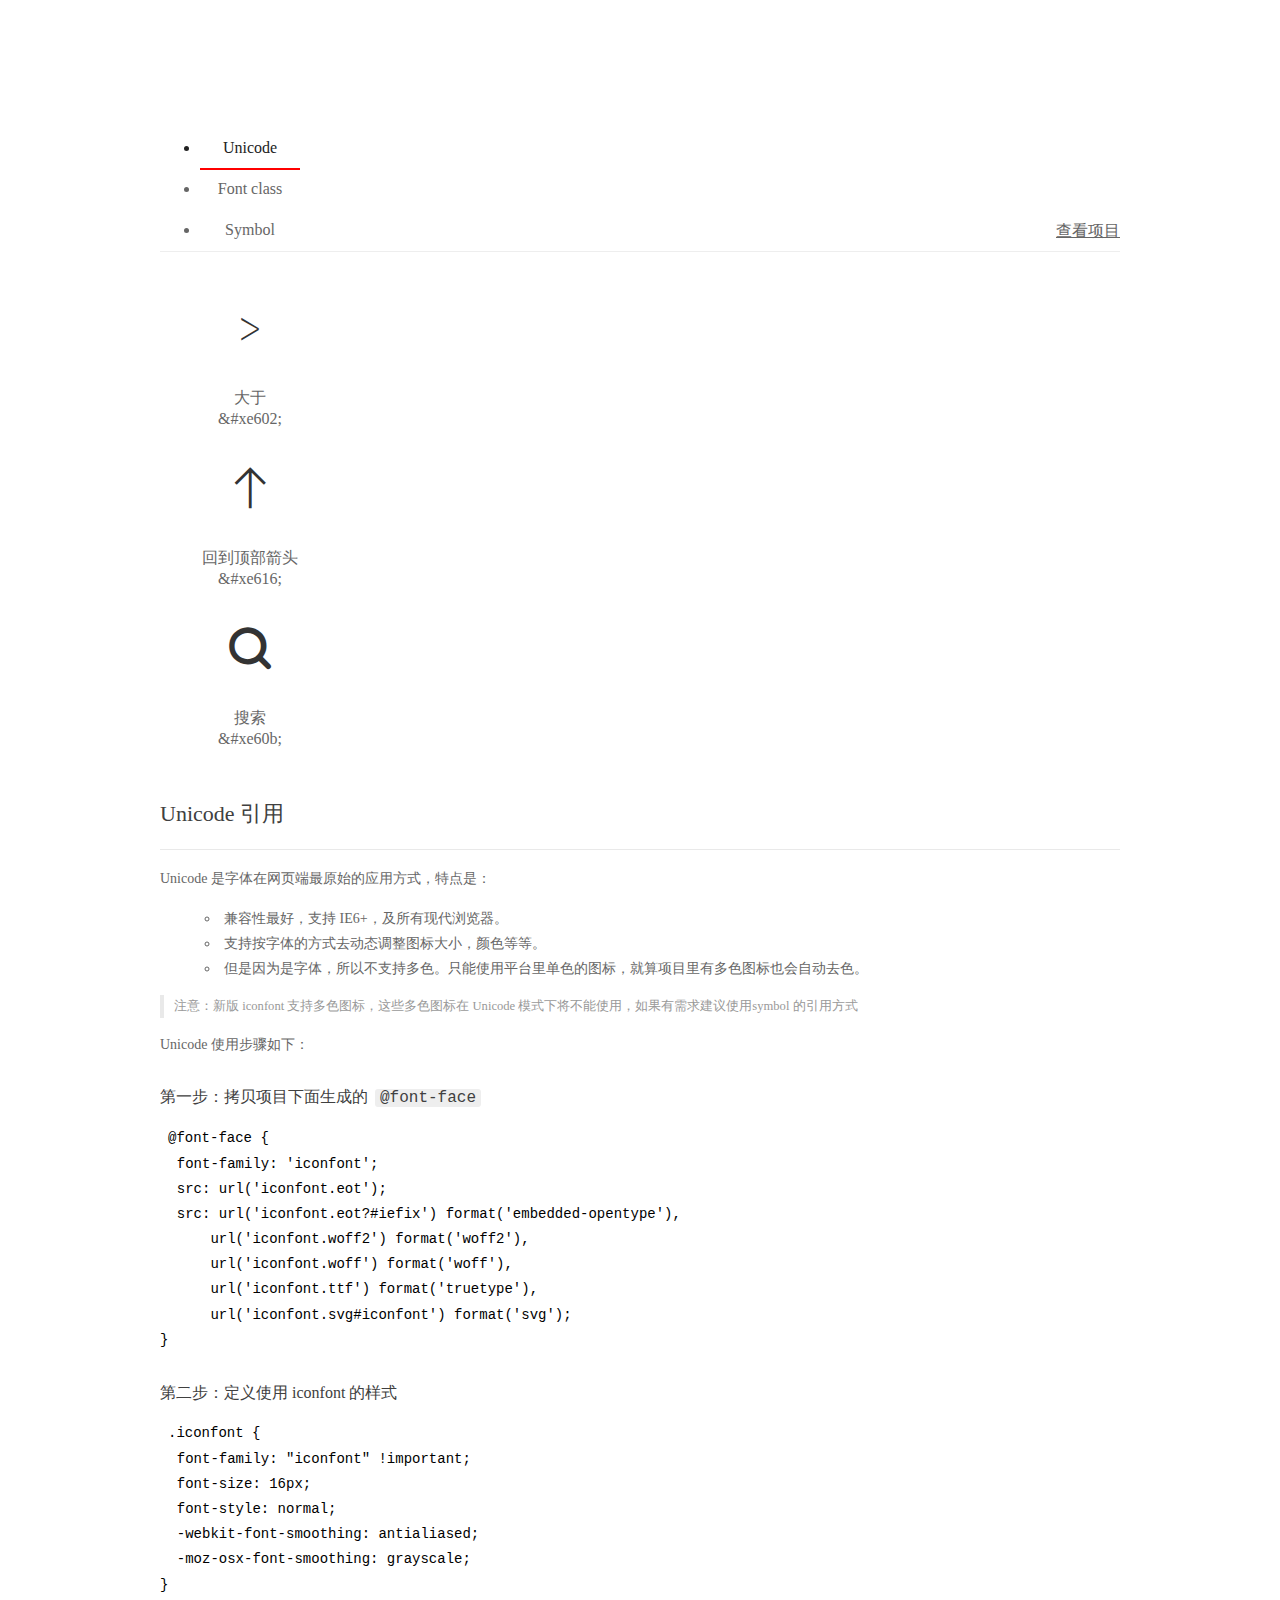
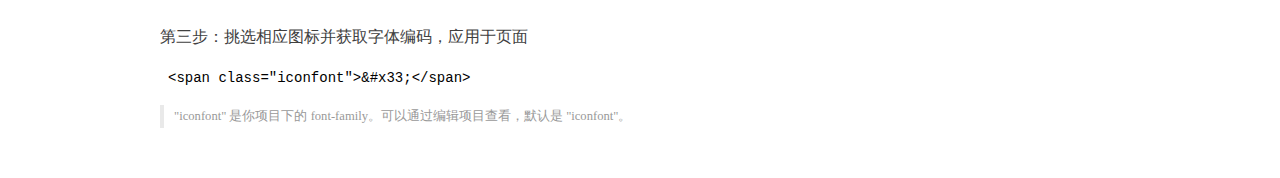
<file: css/font_1995102_cw29anc9f5/demo_index.html>
<!DOCTYPE html>
<html>
<head>
  <meta charset="utf-8"/>
  <title>IconFont Demo</title>
  <link rel="shortcut icon" href="https://img.alicdn.com/tps/i4/TB1_oz6GVXXXXaFXpXXJDFnIXXX-64-64.ico" type="image/x-icon"/>
  <link rel="stylesheet" href="https://g.alicdn.com/thx/cube/1.3.2/cube.min.css">
  <link rel="stylesheet" href="demo.css">
  <link rel="stylesheet" href="iconfont.css">
  <script src="iconfont.js"></script>
  <!-- jQuery -->
  <script src="https://a1.alicdn.com/oss/uploads/2018/12/26/7bfddb60-08e8-11e9-9b04-53e73bb6408b.js"></script>
  <!-- 代码高亮 -->
  <script src="https://a1.alicdn.com/oss/uploads/2018/12/26/a3f714d0-08e6-11e9-8a15-ebf944d7534c.js"></script>
</head>
<body>
  <div class="main">
    <h1 class="logo"><a href="https://www.iconfont.cn/" title="iconfont 首页" target="_blank">&#xe86b;</a></h1>
    <div class="nav-tabs">
      <ul id="tabs" class="dib-box">
        <li class="dib active"><span>Unicode</span></li>
        <li class="dib"><span>Font class</span></li>
        <li class="dib"><span>Symbol</span></li>
      </ul>
      
      <a href="https://www.iconfont.cn/manage/index?manage_type=myprojects&projectId=1995102" target="_blank" class="nav-more">查看项目</a>
      
    </div>
    <div class="tab-container">
      <div class="content unicode" style="display: block;">
          <ul class="icon_lists dib-box">
          
            <li class="dib">
              <span class="icon iconfont">&#xe602;</span>
                <div class="name">大于</div>
                <div class="code-name">&amp;#xe602;</div>
              </li>
          
            <li class="dib">
              <span class="icon iconfont">&#xe616;</span>
                <div class="name">回到顶部箭头</div>
                <div class="code-name">&amp;#xe616;</div>
              </li>
          
            <li class="dib">
              <span class="icon iconfont">&#xe60b;</span>
                <div class="name">搜索</div>
                <div class="code-name">&amp;#xe60b;</div>
              </li>
          
          </ul>
          <div class="article markdown">
          <h2 id="unicode-">Unicode 引用</h2>
          <hr>

          <p>Unicode 是字体在网页端最原始的应用方式，特点是：</p>
          <ul>
            <li>兼容性最好，支持 IE6+，及所有现代浏览器。</li>
            <li>支持按字体的方式去动态调整图标大小，颜色等等。</li>
            <li>但是因为是字体，所以不支持多色。只能使用平台里单色的图标，就算项目里有多色图标也会自动去色。</li>
          </ul>
          <blockquote>
            <p>注意：新版 iconfont 支持多色图标，这些多色图标在 Unicode 模式下将不能使用，如果有需求建议使用symbol 的引用方式</p>
          </blockquote>
          <p>Unicode 使用步骤如下：</p>
          <h3 id="-font-face">第一步：拷贝项目下面生成的 <code>@font-face</code></h3>
<pre><code class="language-css"
>@font-face {
  font-family: 'iconfont';
  src: url('iconfont.eot');
  src: url('iconfont.eot?#iefix') format('embedded-opentype'),
      url('iconfont.woff2') format('woff2'),
      url('iconfont.woff') format('woff'),
      url('iconfont.ttf') format('truetype'),
      url('iconfont.svg#iconfont') format('svg');
}
</code></pre>
          <h3 id="-iconfont-">第二步：定义使用 iconfont 的样式</h3>
<pre><code class="language-css"
>.iconfont {
  font-family: "iconfont" !important;
  font-size: 16px;
  font-style: normal;
  -webkit-font-smoothing: antialiased;
  -moz-osx-font-smoothing: grayscale;
}
</code></pre>
          <h3 id="-">第三步：挑选相应图标并获取字体编码，应用于页面</h3>
<pre>
<code class="language-html"
>&lt;span class="iconfont"&gt;&amp;#x33;&lt;/span&gt;
</code></pre>
          <blockquote>
            <p>"iconfont" 是你项目下的 font-family。可以通过编辑项目查看，默认是 "iconfont"。</p>
          </blockquote>
          </div>
      </div>
      <div class="content font-class">
        <ul class="icon_lists dib-box">
          
          <li class="dib">
            <span class="icon iconfont icon-dayu"></span>
            <div class="name">
              大于
            </div>
            <div class="code-name">.icon-dayu
            </div>
          </li>
          
          <li class="dib">
            <span class="icon iconfont icon-huidaodingbujiantou"></span>
            <div class="name">
              回到顶部箭头
            </div>
            <div class="code-name">.icon-huidaodingbujiantou
            </div>
          </li>
          
          <li class="dib">
            <span class="icon iconfont icon-sousuo"></span>
            <div class="name">
              搜索
            </div>
            <div class="code-name">.icon-sousuo
            </div>
          </li>
          
        </ul>
        <div class="article markdown">
        <h2 id="font-class-">font-class 引用</h2>
        <hr>

        <p>font-class 是 Unicode 使用方式的一种变种，主要是解决 Unicode 书写不直观，语意不明确的问题。</p>
        <p>与 Unicode 使用方式相比，具有如下特点：</p>
        <ul>
          <li>兼容性良好，支持 IE8+，及所有现代浏览器。</li>
          <li>相比于 Unicode 语意明确，书写更直观。可以很容易分辨这个 icon 是什么。</li>
          <li>因为使用 class 来定义图标，所以当要替换图标时，只需要修改 class 里面的 Unicode 引用。</li>
          <li>不过因为本质上还是使用的字体，所以多色图标还是不支持的。</li>
        </ul>
        <p>使用步骤如下：</p>
        <h3 id="-fontclass-">第一步：引入项目下面生成的 fontclass 代码：</h3>
<pre><code class="language-html">&lt;link rel="stylesheet" href="./iconfont.css"&gt;
</code></pre>
        <h3 id="-">第二步：挑选相应图标并获取类名，应用于页面：</h3>
<pre><code class="language-html">&lt;span class="iconfont icon-xxx"&gt;&lt;/span&gt;
</code></pre>
        <blockquote>
          <p>"
            iconfont" 是你项目下的 font-family。可以通过编辑项目查看，默认是 "iconfont"。</p>
        </blockquote>
      </div>
      </div>
      <div class="content symbol">
          <ul class="icon_lists dib-box">
          
            <li class="dib">
                <svg class="icon svg-icon" aria-hidden="true">
                  <use xlink:href="#icon-dayu"></use>
                </svg>
                <div class="name">大于</div>
                <div class="code-name">#icon-dayu</div>
            </li>
          
            <li class="dib">
                <svg class="icon svg-icon" aria-hidden="true">
                  <use xlink:href="#icon-huidaodingbujiantou"></use>
                </svg>
                <div class="name">回到顶部箭头</div>
                <div class="code-name">#icon-huidaodingbujiantou</div>
            </li>
          
            <li class="dib">
                <svg class="icon svg-icon" aria-hidden="true">
                  <use xlink:href="#icon-sousuo"></use>
                </svg>
                <div class="name">搜索</div>
                <div class="code-name">#icon-sousuo</div>
            </li>
          
          </ul>
          <div class="article markdown">
          <h2 id="symbol-">Symbol 引用</h2>
          <hr>

          <p>这是一种全新的使用方式，应该说这才是未来的主流，也是平台目前推荐的用法。相关介绍可以参考这篇<a href="">文章</a>
            这种用法其实是做了一个 SVG 的集合，与另外两种相比具有如下特点：</p>
          <ul>
            <li>支持多色图标了，不再受单色限制。</li>
            <li>通过一些技巧，支持像字体那样，通过 <code>font-size</code>, <code>color</code> 来调整样式。</li>
            <li>兼容性较差，支持 IE9+，及现代浏览器。</li>
            <li>浏览器渲染 SVG 的性能一般，还不如 png。</li>
          </ul>
          <p>使用步骤如下：</p>
          <h3 id="-symbol-">第一步：引入项目下面生成的 symbol 代码：</h3>
<pre><code class="language-html">&lt;script src="./iconfont.js"&gt;&lt;/script&gt;
</code></pre>
          <h3 id="-css-">第二步：加入通用 CSS 代码（引入一次就行）：</h3>
<pre><code class="language-html">&lt;style&gt;
.icon {
  width: 1em;
  height: 1em;
  vertical-align: -0.15em;
  fill: currentColor;
  overflow: hidden;
}
&lt;/style&gt;
</code></pre>
          <h3 id="-">第三步：挑选相应图标并获取类名，应用于页面：</h3>
<pre><code class="language-html">&lt;svg class="icon" aria-hidden="true"&gt;
  &lt;use xlink:href="#icon-xxx"&gt;&lt;/use&gt;
&lt;/svg&gt;
</code></pre>
          </div>
      </div>

    </div>
  </div>
  <script>
  $(document).ready(function () {
      $('.tab-container .content:first').show()

      $('#tabs li').click(function (e) {
        var tabContent = $('.tab-container .content')
        var index = $(this).index()

        if ($(this).hasClass('active')) {
          return
        } else {
          $('#tabs li').removeClass('active')
          $(this).addClass('active')

          tabContent.hide().eq(index).fadeIn()
        }
      })
    })
  </script>
</body>
</html>
</file>
<file: css/font_1995102_cw29anc9f5/demo.css>
/* Logo 字体 */
@font-face {
  font-family: "iconfont logo";
  src: url('https://at.alicdn.com/t/font_985780_km7mi63cihi.eot?t=1545807318834');
  src: url('https://at.alicdn.com/t/font_985780_km7mi63cihi.eot?t=1545807318834#iefix') format('embedded-opentype'),
    url('https://at.alicdn.com/t/font_985780_km7mi63cihi.woff?t=1545807318834') format('woff'),
    url('https://at.alicdn.com/t/font_985780_km7mi63cihi.ttf?t=1545807318834') format('truetype'),
    url('https://at.alicdn.com/t/font_985780_km7mi63cihi.svg?t=1545807318834#iconfont') format('svg');
}

.logo {
  font-family: "iconfont logo";
  font-size: 160px;
  font-style: normal;
  -webkit-font-smoothing: antialiased;
  -moz-osx-font-smoothing: grayscale;
}

/* tabs */
.nav-tabs {
  position: relative;
}

.nav-tabs .nav-more {
  position: absolute;
  right: 0;
  bottom: 0;
  height: 42px;
  line-height: 42px;
  color: #666;
}

#tabs {
  border-bottom: 1px solid #eee;
}

#tabs li {
  cursor: pointer;
  width: 100px;
  height: 40px;
  line-height: 40px;
  text-align: center;
  font-size: 16px;
  border-bottom: 2px solid transparent;
  position: relative;
  z-index: 1;
  margin-bottom: -1px;
  color: #666;
}


#tabs .active {
  border-bottom-color: #f00;
  color: #222;
}

.tab-container .content {
  display: none;
}

/* 页面布局 */
.main {
  padding: 30px 100px;
  width: 960px;
  margin: 0 auto;
}

.main .logo {
  color: #333;
  text-align: left;
  margin-bottom: 30px;
  line-height: 1;
  height: 110px;
  margin-top: -50px;
  overflow: hidden;
  *zoom: 1;
}

.main .logo a {
  font-size: 160px;
  color: #333;
}

.helps {
  margin-top: 40px;
}

.helps pre {
  padding: 20px;
  margin: 10px 0;
  border: solid 1px #e7e1cd;
  background-color: #fffdef;
  overflow: auto;
}

.icon_lists {
  width: 100% !important;
  overflow: hidden;
  *zoom: 1;
}

.icon_lists li {
  width: 100px;
  margin-bottom: 10px;
  margin-right: 20px;
  text-align: center;
  list-style: none !important;
  cursor: default;
}

.icon_lists li .code-name {
  line-height: 1.2;
}

.icon_lists .icon {
  display: block;
  height: 100px;
  line-height: 100px;
  font-size: 42px;
  margin: 10px auto;
  color: #333;
  -webkit-transition: font-size 0.25s linear, width 0.25s linear;
  -moz-transition: font-size 0.25s linear, width 0.25s linear;
  transition: font-size 0.25s linear, width 0.25s linear;
}

.icon_lists .icon:hover {
  font-size: 100px;
}

.icon_lists .svg-icon {
  /* 通过设置 font-size 来改变图标大小 */
  width: 1em;
  /* 图标和文字相邻时，垂直对齐 */
  vertical-align: -0.15em;
  /* 通过设置 color 来改变 SVG 的颜色/fill */
  fill: currentColor;
  /* path 和 stroke 溢出 viewBox 部分在 IE 下会显示
      normalize.css 中也包含这行 */
  overflow: hidden;
}

.icon_lists li .name,
.icon_lists li .code-name {
  color: #666;
}

/* markdown 样式 */
.markdown {
  color: #666;
  font-size: 14px;
  line-height: 1.8;
}

.highlight {
  line-height: 1.5;
}

.markdown img {
  vertical-align: middle;
  max-width: 100%;
}

.markdown h1 {
  color: #404040;
  font-weight: 500;
  line-height: 40px;
  margin-bottom: 24px;
}

.markdown h2,
.markdown h3,
.markdown h4,
.markdown h5,
.markdown h6 {
  color: #404040;
  margin: 1.6em 0 0.6em 0;
  font-weight: 500;
  clear: both;
}

.markdown h1 {
  font-size: 28px;
}

.markdown h2 {
  font-size: 22px;
}

.markdown h3 {
  font-size: 16px;
}

.markdown h4 {
  font-size: 14px;
}

.markdown h5 {
  font-size: 12px;
}

.markdown h6 {
  font-size: 12px;
}

.markdown hr {
  height: 1px;
  border: 0;
  background: #e9e9e9;
  margin: 16px 0;
  clear: both;
}

.markdown p {
  margin: 1em 0;
}

.markdown>p,
.markdown>blockquote,
.markdown>.highlight,
.markdown>ol,
.markdown>ul {
  width: 80%;
}

.markdown ul>li {
  list-style: circle;
}

.markdown>ul li,
.markdown blockquote ul>li {
  margin-left: 20px;
  padding-left: 4px;
}

.markdown>ul li p,
.markdown>ol li p {
  margin: 0.6em 0;
}

.markdown ol>li {
  list-style: decimal;
}

.markdown>ol li,
.markdown blockquote ol>li {
  margin-left: 20px;
  padding-left: 4px;
}

.markdown code {
  margin: 0 3px;
  padding: 0 5px;
  background: #eee;
  border-radius: 3px;
}

.markdown strong,
.markdown b {
  font-weight: 600;
}

.markdown>table {
  border-collapse: collapse;
  border-spacing: 0px;
  empty-cells: show;
  border: 1px solid #e9e9e9;
  width: 95%;
  margin-bottom: 24px;
}

.markdown>table th {
  white-space: nowrap;
  color: #333;
  font-weight: 600;
}

.markdown>table th,
.markdown>table td {
  border: 1px solid #e9e9e9;
  padding: 8px 16px;
  text-align: left;
}

.markdown>table th {
  background: #F7F7F7;
}

.markdown blockquote {
  font-size: 90%;
  color: #999;
  border-left: 4px solid #e9e9e9;
  padding-left: 0.8em;
  margin: 1em 0;
}

.markdown blockquote p {
  margin: 0;
}

.markdown .anchor {
  opacity: 0;
  transition: opacity 0.3s ease;
  margin-left: 8px;
}

.markdown .waiting {
  color: #ccc;
}

.markdown h1:hover .anchor,
.markdown h2:hover .anchor,
.markdown h3:hover .anchor,
.markdown h4:hover .anchor,
.markdown h5:hover .anchor,
.markdown h6:hover .anchor {
  opacity: 1;
  display: inline-block;
}

.markdown>br,
.markdown>p>br {
  clear: both;
}


.hljs {
  display: block;
  background: white;
  padding: 0.5em;
  color: #333333;
  overflow-x: auto;
}

.hljs-comment,
.hljs-meta {
  color: #969896;
}

.hljs-string,
.hljs-variable,
.hljs-template-variable,
.hljs-strong,
.hljs-emphasis,
.hljs-quote {
  color: #df5000;
}

.hljs-keyword,
.hljs-selector-tag,
.hljs-type {
  color: #a71d5d;
}

.hljs-literal,
.hljs-symbol,
.hljs-bullet,
.hljs-attribute {
  color: #0086b3;
}

.hljs-section,
.hljs-name {
  color: #63a35c;
}

.hljs-tag {
  color: #333333;
}

.hljs-title,
.hljs-attr,
.hljs-selector-id,
.hljs-selector-class,
.hljs-selector-attr,
.hljs-selector-pseudo {
  color: #795da3;
}

.hljs-addition {
  color: #55a532;
  background-color: #eaffea;
}

.hljs-deletion {
  color: #bd2c00;
  background-color: #ffecec;
}

.hljs-link {
  text-decoration: underline;
}

/* 代码高亮 */
/* PrismJS 1.15.0
https://prismjs.com/download.html#themes=prism&languages=markup+css+clike+javascript */
/**
 * prism.js default theme for JavaScript, CSS and HTML
 * Based on dabblet (http://dabblet.com)
 * @author Lea Verou
 */
code[class*="language-"],
pre[class*="language-"] {
  color: black;
  background: none;
  text-shadow: 0 1px white;
  font-family: Consolas, Monaco, 'Andale Mono', 'Ubuntu Mono', monospace;
  text-align: left;
  white-space: pre;
  word-spacing: normal;
  word-break: normal;
  word-wrap: normal;
  line-height: 1.5;

  -moz-tab-size: 4;
  -o-tab-size: 4;
  tab-size: 4;

  -webkit-hyphens: none;
  -moz-hyphens: none;
  -ms-hyphens: none;
  hyphens: none;
}

pre[class*="language-"]::-moz-selection,
pre[class*="language-"] ::-moz-selection,
code[class*="language-"]::-moz-selection,
code[class*="language-"] ::-moz-selection {
  text-shadow: none;
  background: #b3d4fc;
}

pre[class*="language-"]::selection,
pre[class*="language-"] ::selection,
code[class*="language-"]::selection,
code[class*="language-"] ::selection {
  text-shadow: none;
  background: #b3d4fc;
}

@media print {

  code[class*="language-"],
  pre[class*="language-"] {
    text-shadow: none;
  }
}

/* Code blocks */
pre[class*="language-"] {
  padding: 1em;
  margin: .5em 0;
  overflow: auto;
}

:not(pre)>code[class*="language-"],
pre[class*="language-"] {
  background: #f5f2f0;
}

/* Inline code */
:not(pre)>code[class*="language-"] {
  padding: .1em;
  border-radius: .3em;
  white-space: normal;
}

.token.comment,
.token.prolog,
.token.doctype,
.token.cdata {
  color: slategray;
}

.token.punctuation {
  color: #999;
}

.namespace {
  opacity: .7;
}

.token.property,
.token.tag,
.token.boolean,
.token.number,
.token.constant,
.token.symbol,
.token.deleted {
  color: #905;
}

.token.selector,
.token.attr-name,
.token.string,
.token.char,
.token.builtin,
.token.inserted {
  color: #690;
}

.token.operator,
.token.entity,
.token.url,
.language-css .token.string,
.style .token.string {
  color: #9a6e3a;
  background: hsla(0, 0%, 100%, .5);
}

.token.atrule,
.token.attr-value,
.token.keyword {
  color: #07a;
}

.token.function,
.token.class-name {
  color: #DD4A68;
}

.token.regex,
.token.important,
.token.variable {
  color: #e90;
}

.token.important,
.token.bold {
  font-weight: bold;
}

.token.italic {
  font-style: italic;
}

.token.entity {
  cursor: help;
}
</file>
<file: css/font_1995102_cw29anc9f5/iconfont.css>
@font-face {font-family: "iconfont";
  src: url('iconfont.eot?t=1596954674425'); /* IE9 */
  src: url('iconfont.eot?t=1596954674425#iefix') format('embedded-opentype'), /* IE6-IE8 */
  url('[data-uri]') format('woff2'),
  url('iconfont.woff?t=1596954674425') format('woff'),
  url('iconfont.ttf?t=1596954674425') format('truetype'), /* chrome, firefox, opera, Safari, Android, iOS 4.2+ */
  url('iconfont.svg?t=1596954674425#iconfont') format('svg'); /* iOS 4.1- */
}

.iconfont {
  font-family: "iconfont" !important;
  font-size: 16px;
  font-style: normal;
  -webkit-font-smoothing: antialiased;
  -moz-osx-font-smoothing: grayscale;
}

.icon-dayu:before {
  content: "\e602";
}

.icon-huidaodingbujiantou:before {
  content: "\e616";
}

.icon-sousuo:before {
  content: "\e60b";
}
</file>
